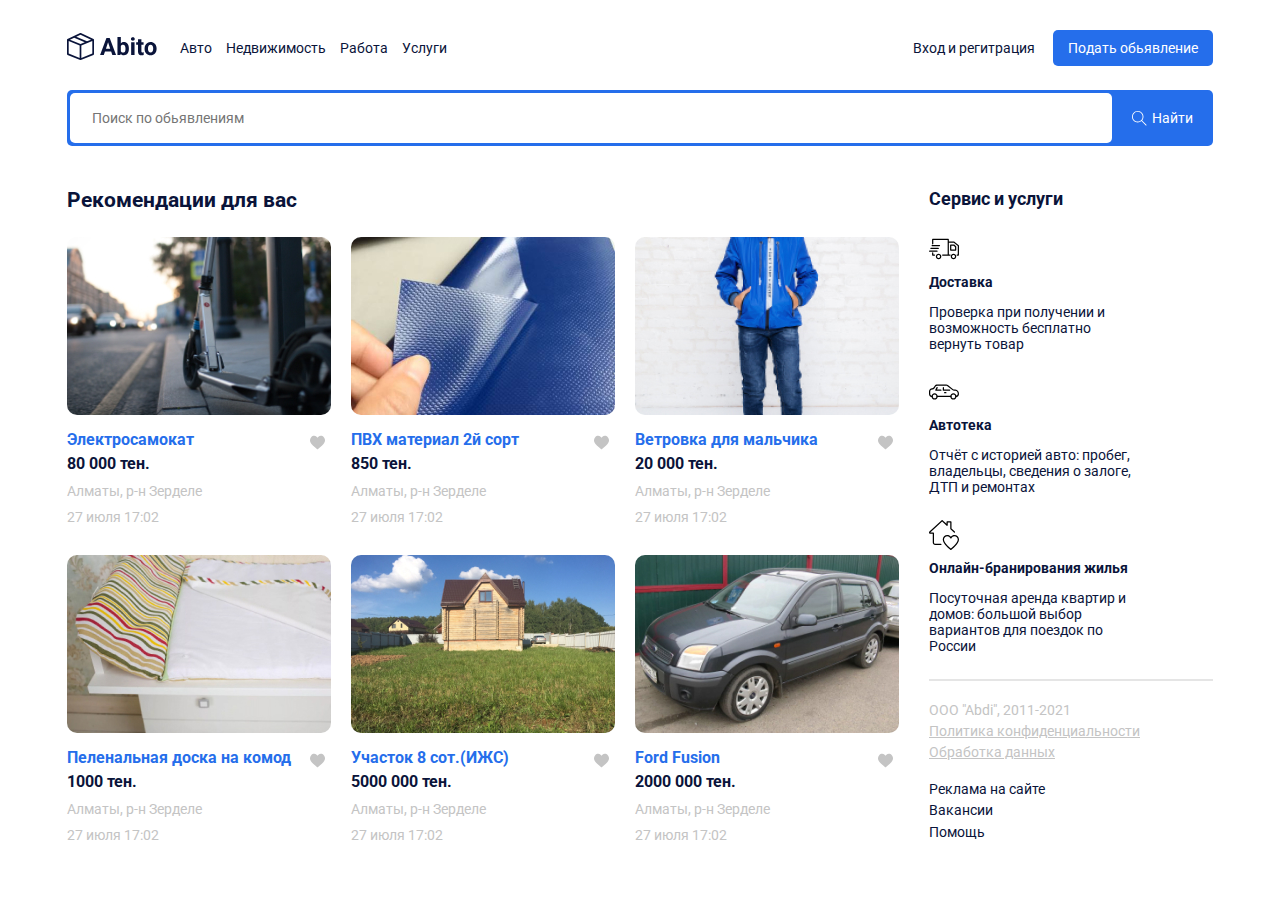
<file: index.html>
<!DOCTYPE html>
<html lang="ru">
<head>
  <meta charset="UTF-8">
  <meta name="viewport" content="width=device-width, initial-scale=1.0">
  <meta http-equiv="X-UA-Compatible" content="ie=edge">
<link rel="preconnect" href="https://fonts.googleapis.com">
<link rel="preconnect" href="https://fonts.gstatic.com" crossorigin>
<link href="https://fonts.googleapis.com/css2?family=Roboto:wght@400;700&display=swap" rel="stylesheet">
  <link rel="stylesheet" href="css/normalize.css">
  <link rel="stylesheet" href="css/style.css">
  <title>Avito</title>
</head>
<body>
  <header class="header container">
    <div class="navbar">
      <a href="/index.html" class="logo">
        <img src="img/logo.svg" alt="Лого сайта Авито">
      </a>
    <div class="navbar-panel">
    
       <svg class="close-menu"  width="124" height="126" viewBox="0 0 124 126" fill="black" xmlns="http://www.w3.org/2000/svg">
<path d="M1 1C118.6 118.6 129.333 129.333 120 120" stroke="black"/>
<path d="M1 125C152.17 -28.6485 131.584 -7.72485 102.395 21.9431" stroke="black"/>
</svg>
    



        <nav class="navbar-menu">
        <ul class="menu">
          <li class="menu-item">
            <a href="#" class="menu-link">Авто</a>
          </li>
          <li class="menu-item">
            <a href="#" class="menu-link">Недвижимость</a>
          </li>
          <li class="menu-item">
            <a href="#" class="menu-link">Работа</a>
          </li>
          <li class="menu-item">
            <a href="#" class="menu-link">Услуги</a>
          </li>
        </ul>
      </nav>
      
  <div class="button-group">
    <a href="#" class="button button-link">Вход и регитрация</a>
    <a href="#" class="button button-primary">Подать обьявление</a>
  </div>
    </div>
   <button class="menu-button">
     <svg width="30" height="30" viewBox="0 0 30 30" fill="none" xmlns="http://www.w3.org/2000/svg">
<path d="M0.937476 9.37501H29.0624C29.58 9.37501 29.9999 8.95498 29.9999 8.43754C29.9999 7.92002 29.5799 7.50006 29.0624 7.50006H0.937476C0.419955 7.50006 0 7.92009 0 8.43754C0 8.95498 0.420033 9.37501 0.937476 9.37501Z" fill="black"/>
<path d="M29.0624 14.0626H0.937476C0.419955 14.0626 0 14.4826 0 15C0 15.5175 0.420033 15.9375 0.937476 15.9375H29.0624C29.58 15.9375 29.9999 15.5175 29.9999 15C29.9999 14.4826 29.58 14.0626 29.0624 14.0626Z" fill="black"/>
<path d="M29.0625 20.625H10.3125C9.79495 20.625 9.375 21.0451 9.375 21.5625C9.375 22.08 9.79503 22.5 10.3125 22.5H29.0625C29.58 22.5 29.9999 22.0799 29.9999 21.5625C30 21.045 29.58 20.625 29.0625 20.625Z" fill="black"/>
</svg>

   </button>
    </div>
    <div class="search-panel">
      <input type="search" class="search-input" placeholder="Поиск по обьявлениям">
      <button class="search-button">
       <svg class="search-icon" width="15" height="15" viewBox="0 0 15 15" fill="none" xmlns="http://www.w3.org/2000/svg">
<g clip-path="url(#clip0)">
<path d="M14.6506 14.0012L10.0862 9.43675C10.9465 8.43352 11.4706 7.13293 11.4706 5.71058C11.4706 2.54822 8.89765 -0.0247192 5.7353 -0.0247192C4.20353 -0.0247192 2.76265 0.571751 1.67824 1.6544C0.595589 2.73793 -0.000881376 4.17881 9.77541e-07 5.71058C9.77541e-07 8.87293 2.57294 11.4459 5.7353 11.4459C7.15765 11.4459 8.45912 10.9218 9.46235 10.0615L14.0268 14.6259L14.6506 14.0012ZM5.7353 10.5635C3.06 10.5635 0.882354 8.38675 0.882354 5.71058C0.881472 4.41352 1.38618 3.19499 2.30294 2.2791C3.21882 1.36234 4.43824 0.857634 5.7353 0.857634C8.41059 0.857634 10.5882 3.0344 10.5882 5.71058C10.5882 8.38587 8.41059 10.5635 5.7353 10.5635Z" fill="white"/>
</g>
<defs>
<clipPath id="clip0">
<rect width="15" height="15" fill="white"/>
</clipPath>
</defs>
</svg>

<span class="search-button-text">Найти</span>
</button>
</div>
</header>
 <div class="page-content container">
   <main class="main">
     <h2 class="page-title">Рекомендации для вас</h2>
      <div class="cards">
       <div class="card">
        <a href="slider.html" class="card-link">
        <img src="img/card-1.jpg" class="card-image" alt="photo">
        </a>
         
         <div class="card-header">
          <a href="#" class="card-link">
          <h3 class="card-title">Электросамокат</h3>
          </a>
           
           <button class="like">
<svg width="15" height="15" viewBox="0 0 15 15" fill="none" xmlns="http://www.w3.org/2000/svg">
<g clip-path="url(#clip0)">
<path d="M13.81 2.12631C13.0336 1.28414 11.9681 0.820312 10.8097 0.820312C9.94389 0.820312 9.15092 1.09406 8.45284 1.63387C8.10059 1.90636 7.78141 2.23972 7.5 2.62882C7.2187 2.23984 6.89941 1.90636 6.54705 1.63387C5.84908 1.09406 5.05611 0.820312 4.19025 0.820312C3.03188 0.820312 1.96632 1.28414 1.18984 2.12631C0.42263 2.95864 0 4.09573 0 5.32825C0 6.59683 0.472755 7.75806 1.48773 8.98281C2.39571 10.0784 3.70068 11.1905 5.21187 12.4783C5.72788 12.9181 6.31279 13.4166 6.92013 13.9476C7.08057 14.0881 7.28645 14.1655 7.5 14.1655C7.71343 14.1655 7.91943 14.0881 8.07964 13.9478C8.68698 13.4167 9.27223 12.918 9.78848 12.478C11.2994 11.1904 12.6044 10.0784 13.5124 8.9827C14.5274 7.75806 15 6.59683 15 5.32814C15 4.09573 14.5774 2.95864 13.81 2.12631Z" fill="#C4C4C4"/>
</g>
<defs>
<clipPath id="clip0">
<rect width="15" height="15" fill="white"/>
</clipPath>
</defs>
</svg>

</button>
         </div>
         <strong class="card-price">
           80 000 тен.
         </strong>
         <p class="card-text">Алматы, р-н Зерделе</p>
           <p class="card-text">27 июля 17:02</p>
       </div>
       <div class="card">
        <a href="slider.html" class="card-link">
        <img src="img/card-2.jpg" class="card-image" alt="photo">  
        </a>
         
         <div class="card-header">
          <a href="slider.html" class="card-link">
          <h3 class="card-title">ПВХ материал 2й сорт</h3>
          </a>
           
           <button class="like">
<svg width="15" height="15" viewBox="0 0 15 15" fill="none" xmlns="http://www.w3.org/2000/svg">
<g clip-path="url(#clip0)">
<path d="M13.81 2.12631C13.0336 1.28414 11.9681 0.820312 10.8097 0.820312C9.94389 0.820312 9.15092 1.09406 8.45284 1.63387C8.10059 1.90636 7.78141 2.23972 7.5 2.62882C7.2187 2.23984 6.89941 1.90636 6.54705 1.63387C5.84908 1.09406 5.05611 0.820312 4.19025 0.820312C3.03188 0.820312 1.96632 1.28414 1.18984 2.12631C0.42263 2.95864 0 4.09573 0 5.32825C0 6.59683 0.472755 7.75806 1.48773 8.98281C2.39571 10.0784 3.70068 11.1905 5.21187 12.4783C5.72788 12.9181 6.31279 13.4166 6.92013 13.9476C7.08057 14.0881 7.28645 14.1655 7.5 14.1655C7.71343 14.1655 7.91943 14.0881 8.07964 13.9478C8.68698 13.4167 9.27223 12.918 9.78848 12.478C11.2994 11.1904 12.6044 10.0784 13.5124 8.9827C14.5274 7.75806 15 6.59683 15 5.32814C15 4.09573 14.5774 2.95864 13.81 2.12631Z" fill="#C4C4C4"/>
</g>
<defs>
<clipPath id="clip0">
<rect width="15" height="15" fill="white"/>
</clipPath>
</defs>
</svg>

</button>
         </div>
         <strong class="card-price">
           850 тен.
         </strong>
         <p class="card-text">Алматы, р-н Зерделе</p>
           <p class="card-text">27 июля 17:02</p>
       </div>
       <div class="card">
        <a href="slider.html" class="card-link">
       <img src="img/card-3.jpg" class="card-image" alt="photo">   
        </a>
         
         <div class="card-header">
          <a href="#" class="card-link">
          <h3 class="card-title">Ветровка для мальчика</h3>
          </a>
          
           <button class="like">
<svg width="15" height="15" viewBox="0 0 15 15" fill="none" xmlns="http://www.w3.org/2000/svg">
<g clip-path="url(#clip0)">
<path d="M13.81 2.12631C13.0336 1.28414 11.9681 0.820312 10.8097 0.820312C9.94389 0.820312 9.15092 1.09406 8.45284 1.63387C8.10059 1.90636 7.78141 2.23972 7.5 2.62882C7.2187 2.23984 6.89941 1.90636 6.54705 1.63387C5.84908 1.09406 5.05611 0.820312 4.19025 0.820312C3.03188 0.820312 1.96632 1.28414 1.18984 2.12631C0.42263 2.95864 0 4.09573 0 5.32825C0 6.59683 0.472755 7.75806 1.48773 8.98281C2.39571 10.0784 3.70068 11.1905 5.21187 12.4783C5.72788 12.9181 6.31279 13.4166 6.92013 13.9476C7.08057 14.0881 7.28645 14.1655 7.5 14.1655C7.71343 14.1655 7.91943 14.0881 8.07964 13.9478C8.68698 13.4167 9.27223 12.918 9.78848 12.478C11.2994 11.1904 12.6044 10.0784 13.5124 8.9827C14.5274 7.75806 15 6.59683 15 5.32814C15 4.09573 14.5774 2.95864 13.81 2.12631Z" fill="#C4C4C4"/>
</g>
<defs>
<clipPath id="clip0">
<rect width="15" height="15" fill="white"/>
</clipPath>
</defs>
</svg>

</button>
         </div>
         <strong class="card-price">
           20 000 тен.
         </strong>
         <p class="card-text">Алматы, р-н Зерделе</p>
           <p class="card-text">27 июля 17:02</p>
       </div>
       <div class="card">
        <a href="slider.html" class="card-link">
          <img src="img/card-4.jpg" class="card-image" alt="photo">
        </a>
         
         <div class="card-header">
          <a href="#" class="card-link">
            <h3 class="card-title">Пеленальная доска на комод</h3>
          </a>
           
           <button class="like">
<svg width="15" height="15" viewBox="0 0 15 15" fill="none" xmlns="http://www.w3.org/2000/svg">
<g clip-path="url(#clip0)">
<path d="M13.81 2.12631C13.0336 1.28414 11.9681 0.820312 10.8097 0.820312C9.94389 0.820312 9.15092 1.09406 8.45284 1.63387C8.10059 1.90636 7.78141 2.23972 7.5 2.62882C7.2187 2.23984 6.89941 1.90636 6.54705 1.63387C5.84908 1.09406 5.05611 0.820312 4.19025 0.820312C3.03188 0.820312 1.96632 1.28414 1.18984 2.12631C0.42263 2.95864 0 4.09573 0 5.32825C0 6.59683 0.472755 7.75806 1.48773 8.98281C2.39571 10.0784 3.70068 11.1905 5.21187 12.4783C5.72788 12.9181 6.31279 13.4166 6.92013 13.9476C7.08057 14.0881 7.28645 14.1655 7.5 14.1655C7.71343 14.1655 7.91943 14.0881 8.07964 13.9478C8.68698 13.4167 9.27223 12.918 9.78848 12.478C11.2994 11.1904 12.6044 10.0784 13.5124 8.9827C14.5274 7.75806 15 6.59683 15 5.32814C15 4.09573 14.5774 2.95864 13.81 2.12631Z" fill="#C4C4C4"/>
</g>
<defs>
<clipPath id="clip0">
<rect width="15" height="15" fill="white"/>
</clipPath>
</defs>
</svg>

</button>
         </div>
         <strong class="card-price">
           1000 тен.
         </strong>
         <p class="card-text">Алматы, р-н Зерделе</p>
           <p class="card-text">27 июля 17:02</p>
       </div>
       <div class="card">
        <a href="slider.html" class="card-link">
      <img src="img/card-5.jpg" class="card-image" alt="photo">
        </a>
         
         <div class="card-header">
          <a href="#" class="card-link">
            <h3 class="card-title">Участок 8 сот.(ИЖС)</h3>
          </a>
           
           <button class="like">
<svg width="15" height="15" viewBox="0 0 15 15" fill="none" xmlns="http://www.w3.org/2000/svg">
<g clip-path="url(#clip0)">
<path d="M13.81 2.12631C13.0336 1.28414 11.9681 0.820312 10.8097 0.820312C9.94389 0.820312 9.15092 1.09406 8.45284 1.63387C8.10059 1.90636 7.78141 2.23972 7.5 2.62882C7.2187 2.23984 6.89941 1.90636 6.54705 1.63387C5.84908 1.09406 5.05611 0.820312 4.19025 0.820312C3.03188 0.820312 1.96632 1.28414 1.18984 2.12631C0.42263 2.95864 0 4.09573 0 5.32825C0 6.59683 0.472755 7.75806 1.48773 8.98281C2.39571 10.0784 3.70068 11.1905 5.21187 12.4783C5.72788 12.9181 6.31279 13.4166 6.92013 13.9476C7.08057 14.0881 7.28645 14.1655 7.5 14.1655C7.71343 14.1655 7.91943 14.0881 8.07964 13.9478C8.68698 13.4167 9.27223 12.918 9.78848 12.478C11.2994 11.1904 12.6044 10.0784 13.5124 8.9827C14.5274 7.75806 15 6.59683 15 5.32814C15 4.09573 14.5774 2.95864 13.81 2.12631Z" fill="#C4C4C4"/>
</g>
<defs>
<clipPath id="clip0">
<rect width="15" height="15" fill="white"/>
</clipPath>
</defs>
</svg>

</button>
         </div>
         <strong class="card-price">
           5000 000 тен.
         </strong>
         <p class="card-text">Алматы, р-н Зерделе</p>
           <p class="card-text">27 июля 17:02</p>
       </div>
       <div class="card">
        <a href="slider.html" class="card-link">
        <img src="img/card-6.jpg" class="card-image" alt="photo">
        </a>
       
         <div class="card-header">
          <a href="#" class="card-link">
          <h3 class="card-title">Ford Fusion</h3>
          </a>
          
           <button class="like">
<svg width="15" height="15" viewBox="0 0 15 15" fill="none" xmlns="http://www.w3.org/2000/svg">
<g clip-path="url(#clip0)">
<path d="M13.81 2.12631C13.0336 1.28414 11.9681 0.820312 10.8097 0.820312C9.94389 0.820312 9.15092 1.09406 8.45284 1.63387C8.10059 1.90636 7.78141 2.23972 7.5 2.62882C7.2187 2.23984 6.89941 1.90636 6.54705 1.63387C5.84908 1.09406 5.05611 0.820312 4.19025 0.820312C3.03188 0.820312 1.96632 1.28414 1.18984 2.12631C0.42263 2.95864 0 4.09573 0 5.32825C0 6.59683 0.472755 7.75806 1.48773 8.98281C2.39571 10.0784 3.70068 11.1905 5.21187 12.4783C5.72788 12.9181 6.31279 13.4166 6.92013 13.9476C7.08057 14.0881 7.28645 14.1655 7.5 14.1655C7.71343 14.1655 7.91943 14.0881 8.07964 13.9478C8.68698 13.4167 9.27223 12.918 9.78848 12.478C11.2994 11.1904 12.6044 10.0784 13.5124 8.9827C14.5274 7.75806 15 6.59683 15 5.32814C15 4.09573 14.5774 2.95864 13.81 2.12631Z" fill="#C4C4C4"/>
</g>
<defs>
<clipPath id="clip0">
<rect width="15" height="15" fill="white"/>
</clipPath>
</defs>
</svg>

</button>
         </div>
         <strong class="card-price">
           2000 000 тен.
         </strong>
         <p class="card-text">Алматы, р-н Зерделе</p>
           <p class="card-text">27 июля 17:02</p>
       </div>
     </div>
   </main>
   <aside class="sidebar">
    <h4 class="page-title">Сервис и услуги</h4>
    <div class="service">
      <img src="img/shipping.svg" class="service-image" alt="icon: shipping">
      <h5 class="service-title">Доставка</h5>
      <p class="service-text">Проверка при получении и возможность бесплатно вернуть товар</p>
    </div>
     <div class="service">
      <img src="img/car.svg" class="service-image" alt="icon: car">
      <h5 class="service-title">Автотека</h5>
      <p class="service-text">Отчёт с историей авто: пробег, владельцы, сведения о залоге, ДТП и ремонтах</p>
    </div>
     <div class="service">
      <img src="img/home.svg" class="service-image" alt="icon: home">
      <h5 class="service-title">Онлайн-бранирования жилья</h5>
      <p class="service-text">Посуточная аренда квартир и домов: большой выбор вариантов для поездок по России</p>
    </div>
    
    <hr color="#e5e5e5";>
    <footer class="footer">
      <p class="footer-text">OOO "Abdi", 2011-2021</p>
      <ul class="footer-menu">
        <li class="footer-menu-item">
          <a href="#" class="footer-text">Политика конфиденциальности</a>
          
        </li>
        <li class="footer-menu-item">
          <a href="#" class="footer-text">Обработка данных</a>
        </li>
      </ul>
       <ul class="footer-menu">
        <li class="footer-menu-item">
          <a href="#" class="footer-link">Реклама на сайте</a>
        </li>
        <li class="footer-menu-item">
          <a href="#" class="footer-link">Вакансии</a>
        </li>
           <li class="footer-menu-item">
          <a href="#" class="footer-link">Помощь</a>
        </li>
      </ul>
    </footer>
   </aside>
 </div>
  
  
  <script src="https://unpkg.com/swiper/swiper-bundle.min.js"></script>
  <script src="js/main.js"></script>
</body>
</html>
</file>
<file: css/style.css>
body {
font-family: 'Roboto', sans-serif;  
font-size: 14px;
color: #0A143A;
}



.container {
  max-width: 1146px;
  margin: auto;
}

.header {
 padding-top: 30px;
 padding-bottom: 30px;
 margin-bottom: 12px;
}

.navbar-panel {
  flex-grow: 1;
  display: flex;
  align-items: center;
}

.navbar {
  display: flex;
  align-items: center;
  justify-content: space-between;
  margin-bottom: 24px;
}

.navbar-menu {
  margin-right: auto;
}

.menu {
  list-style-type: none;
  margin: 0;
  padding-left: 22px;
  padding-right: 22px;
  display: flex;
}

.menu-item:not(:last-child) {
  margin-right: 14px;
}

.menu-link {
  text-decoration: none;
  color: inherit;
}

.button {
text-decoration: none;
display: inline-block;
padding: 10px 15px; 
  cursor: pointer;
}


.button-link {
  color: inherit;
  
}

.button-primary {
  border-radius: 5px;
  background: #256eeb;
  color: #fff;
  
}


.search-panel {
  height: 50px;
  border-radius: 5px;
  background: #256eeb;
  display: flex;
  padding: 3px;
}

.search-input {
  flex-grow: 1;
  background: #fff;
  border-radius: 5px;
  border: none;
  padding-left: 22px;
  padding-right: 22px;
}


.search-button {
  background: #256eeb;
  border: none;
  color: #fff;
  padding-left: 20px;
  padding-right: 17px;
  display: flex;
  align-items: center;
}

.search-button-text {
  margin-left: 5px;
}

.page-content {
  display: grid;
  grid-template-columns: 9fr 3fr;
  grid-column-gap: 10px;
}

.card-image {
  border-radius: 10px;
  width: 264px;
  height: 178px;
  object-fit: cover;
}

.cards {
  display: flex;
  flex-wrap: wrap;
 
}

.card {
  margin-bottom: 20px;
  margin-right: 20px;
}



.card-title {
  font-size: 16px;
  line-height: 19px;
  color: #256eeb;
  margin-top: 12px;
  margin-bottom: 5px;
  
}

.card-link {
  text-decoration: none;
}

.card-header {
  display: flex;
  justify-content: space-between;
  align-items: flex-end;
}


.like {
  background-color: #fff;
  border: none;
  cursor: pointer;
}

.card-price {
  font-size: 16px;
  line-height: 19px;
  margin-bottom: 10px;
  display: block;
}

.card-text {
  font-size: 14px;
  line-height: 16px;
  color: #c4c4c4;
  margin-top: 0;
  margin-bottom: 10px;
}
.sidebar .page-title {
  font-size: 18px;
  line-height: 21px;
}

.service {
  margin-bottom: 25px;
}

.service-title {
  font-weight: bold;
  font-size: 14px;
  line-height: 16px;
  margin-top: 7px;
  margin-bottom: 5px;
}

.service-text {
  font-size: 14px;
  line-height: 16px;
  max-width: 217px;
}
.footer-text {
  display: inline-block;
  font-size: 14px;
  line-height: 16px;
  color: #c4c4c4;
  margin-bottom: 5px;
}

.footer-menu {
  margin: 0;
  padding: 0;
  list-style-type: none;
  margin-bottom: 16px;
}

.footer-link {
  color: inherit;
  text-decoration: none;
  display: inline-block;
  margin-bottom: 5px;
}


.content {
  max-width: 460px;
  margin-right: 30px;
}

.swiper-container {
        width: 100%;
        height: 300px;
        margin-left: auto;
        margin-right: auto;
      }

      .swiper-slide {
        background-size: cover;
        background-position: center;
      }

      .mySwiper2 {
       border-radius: 10px;
        width: 100%;
      }

      .mySwiper {
        height: 20%;
        box-sizing: border-box;
        padding: 10px 0;
      }

      .mySwiper .swiper-slide {
        width: 25%;
        height: 100%;
        opacity: 0.4;
        border-radius: 10px;
      }

      .mySwiper .swiper-slide-thumb-active {
        opacity: 1;
      }

      .swiper-slide img {
        display: block;
        width: 100%;
        height: 100%;
        object-fit: cover;
        border-radius: 3px;
      }

.content-text {
  font-size: 14px;
  line-height: 140%;
}


.main-single  {
  display: flex;
  align-items: flex-start;
}

.author {
 min-width: 264px;

}

.close-menu {
  display: none;
}


.single-price {
  font-size: 24px;
  line-height: 28px;
  margin-top: 0;
  margin-bottom: 25px;
  display: block;
}

.page-title {
  margin-top: 0;
  margin-bottom: 25px;
}
.author-wrapper {
  display: flex;
  align-items: center;
  justify-content: space-between;
  margin-top: 25px;
  margin-bottom: 30px;
}

.author-avatar {
  width: 50px;
  height: 50px;
  object-fit: cover;
  border-radius: 50%;
}

.author-name {
  font-weight: bold;
  font-size: 14px;
  line-height: 16px;
  display: block;
  margin-bottom: 4px;
}

.menu-button {
  background-color: #fff;
  border: none;
  cursor: pointer;
  display: none;
}


.rating{
  margin-bottom: 5px;
}

.rating-counter {
  margin-left: 10px;
  opacity: 0.5;
}

.author-status {
  font-size: 14px;
  line-height: 12px;

}

.button-block {
  width: 100%;
  height: 54px;
  margin-bottom: 14px;
  display: block;
  border: none;
}

.button-success {
background-color: #14e4be;
  border-radius: 5px;
  color: #fff;
}

@media(max-width: 1200px){
  .container {
    max-width: 960px;
  }
  
  .card {
    width: 45%;
  }
  
  .card-image {
    width: 100%;
    height: 200px;
  }
}


@media(max-width: 992px){
  .container {
    max-width: 740px;
  }
  
  .card-image {
    height: 150px;
  }

}


@media(max-width: 768px){
  .container {
    max-width: 560px;
  }
  
  .card {
    width: 100%;
  }
  
  .page-content {
    grid-template-columns: 8fr 4fr;
  }
  
  .menu-button {
    display: block;
  }
  
  .close-menu {
   width: 20px;
   height: 20px;
    display: block;
    position: absolute;
    right: 30px;
    top: 30px;
    cursor: pointer;
   
  }
  
  .navbar-panel {
    position: fixed;
    right: 0;
    top: 0;
    width: 100%;
    height: 100%;
    background-color: #fff;
    z-index: 9;
    flex-direction: column;
    align-items: center;
    justify-content: center;
    transition: transform 0.2s, opacity 0.2s;
    transform: translateX(100%);
    opacity: 0;
  }
  
  .is-open {
    opacity: 1;
    transform: translateX(0%);
  }
  
  .navbar-menu {
    margin-left: auto;
    margin-bottom: 20px;
  }
  
  .menu {
    flex-direction: column;
    align-items: center;
    justify-content: center;
  }
  
  .menu-item:not(:last-child){
    margin-right: 0;
    margin-bottom: 10px;
  }
  
  .button-group {
    display: flex;
    flex-direction: column;
  }
}

@media(max-width: 576px){
  .container {
    max-width: 90%;
  }
  
  .page-content {
    grid-template-columns: 12fr;
  }
  
  .card-image {
    height: 250px;
  }
  
  .card {
    margin-right: 0;
  }
  
  .search-button-text {
    display: none;
  }
}
</file>
